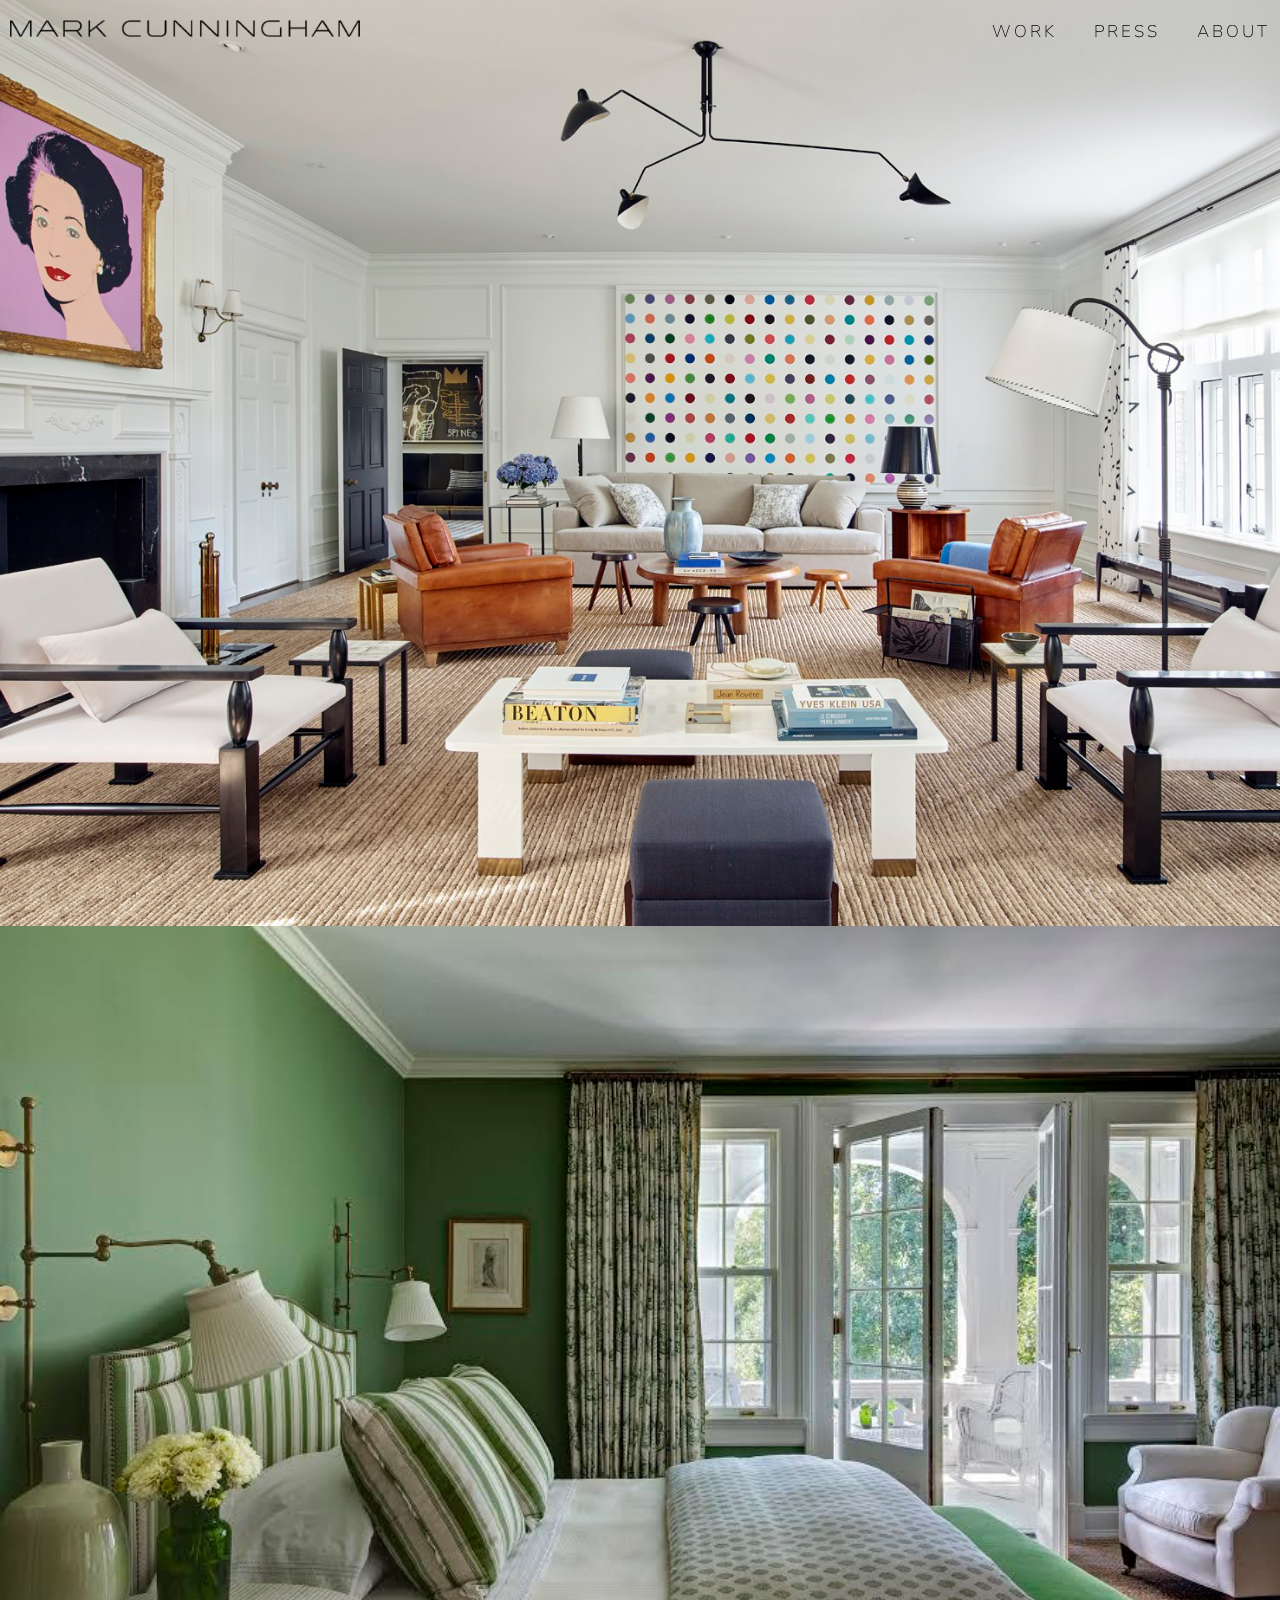
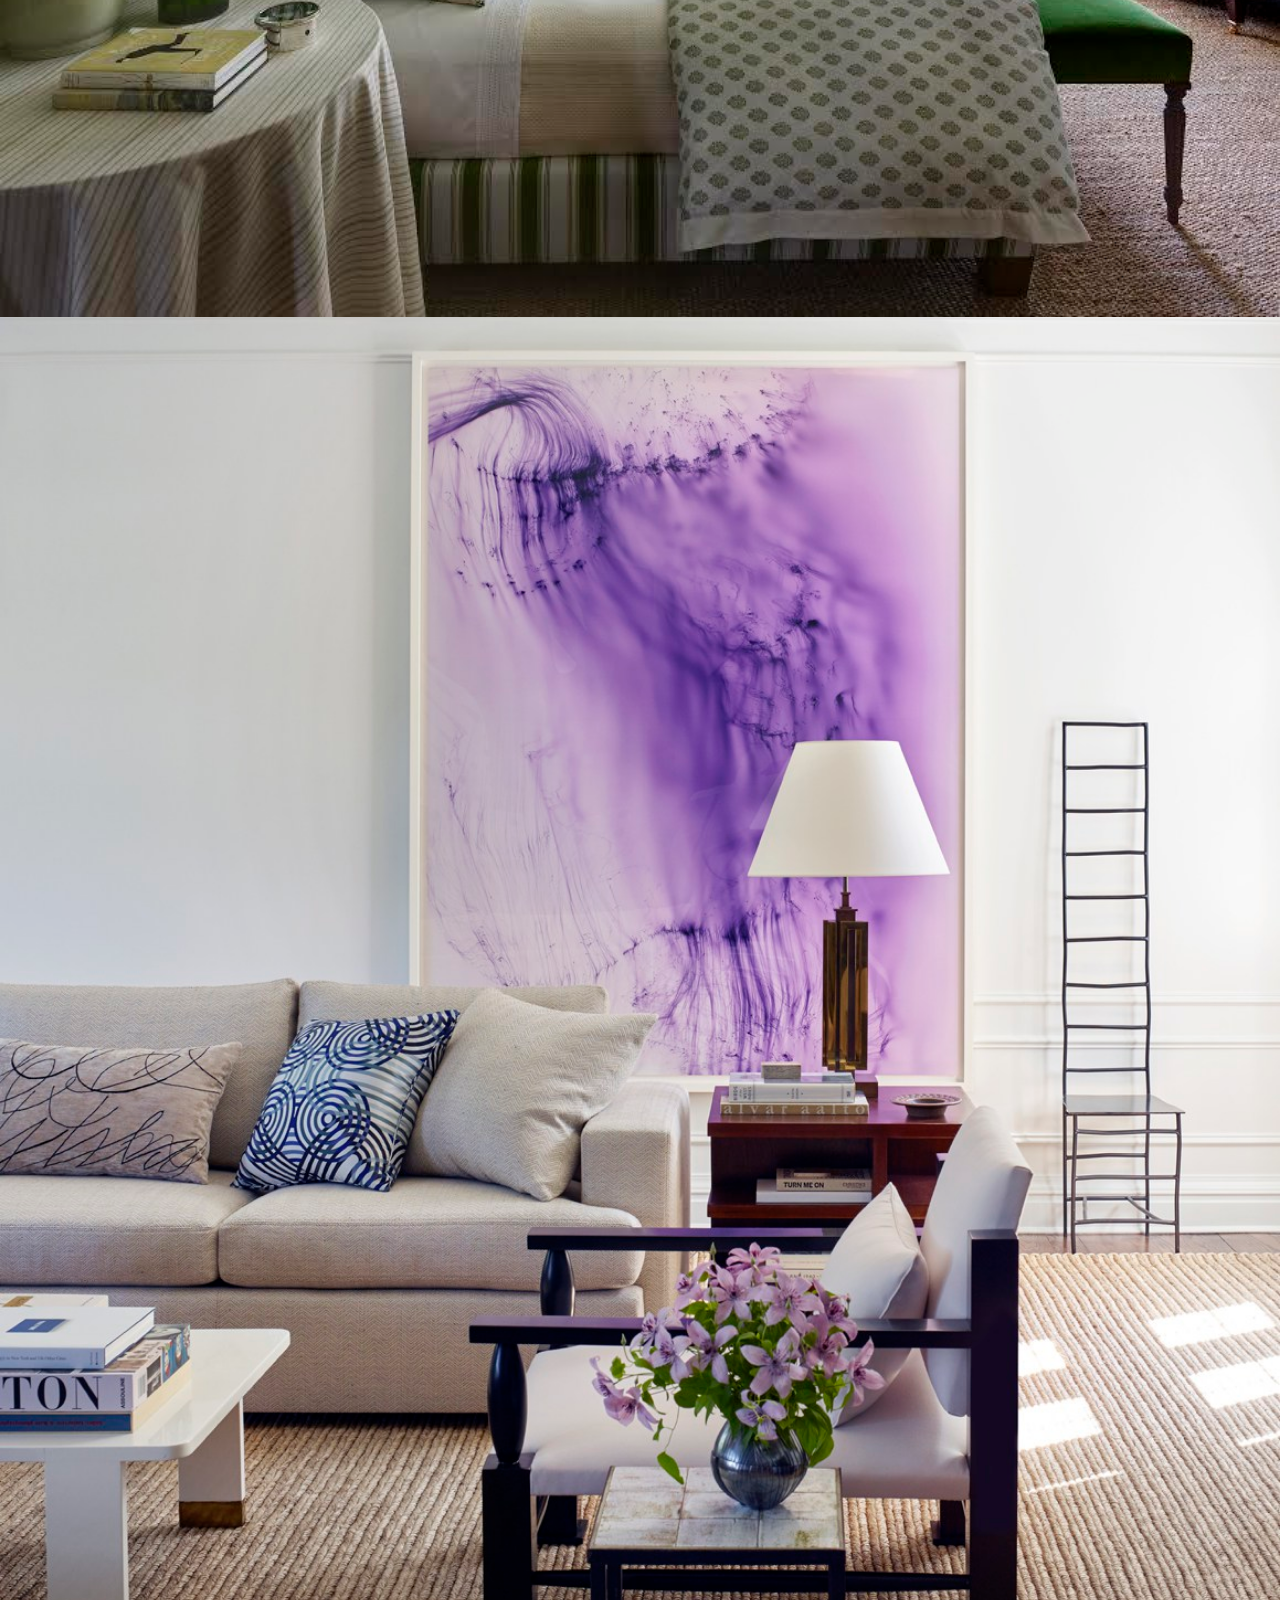
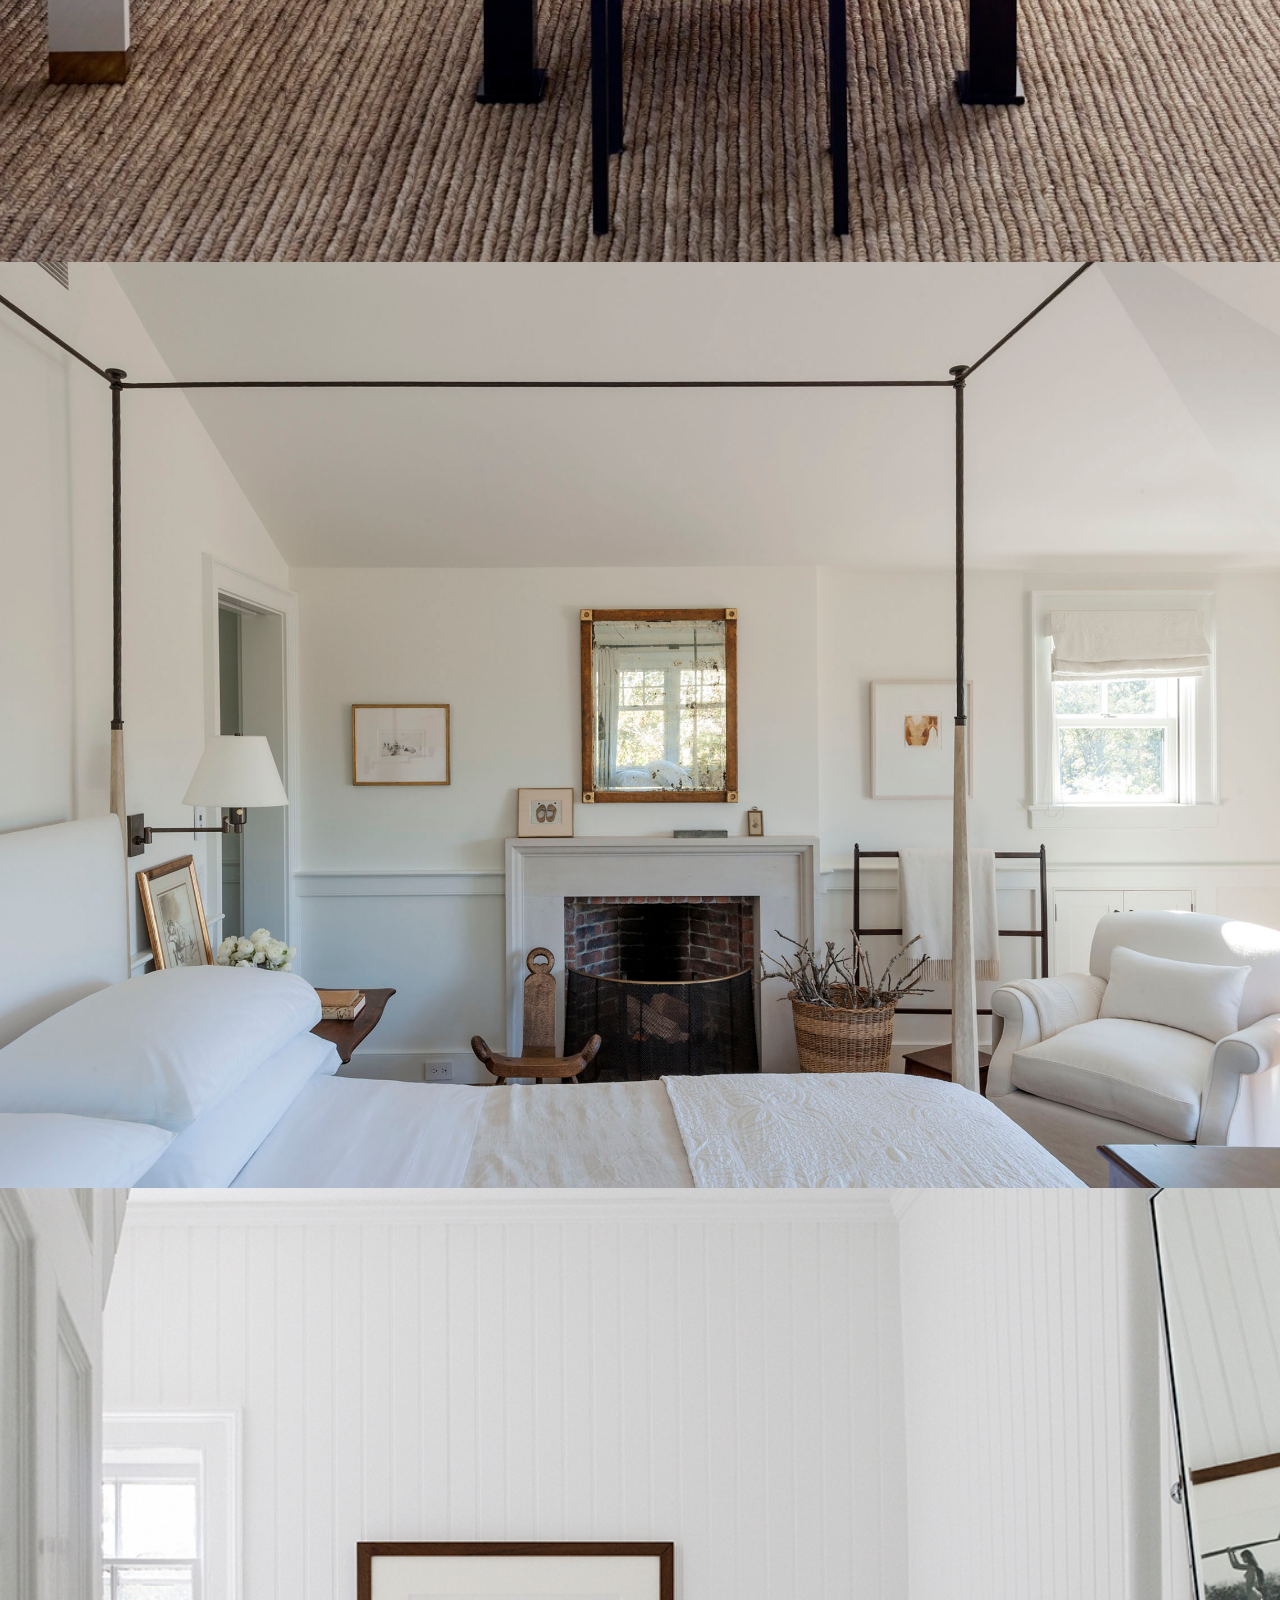
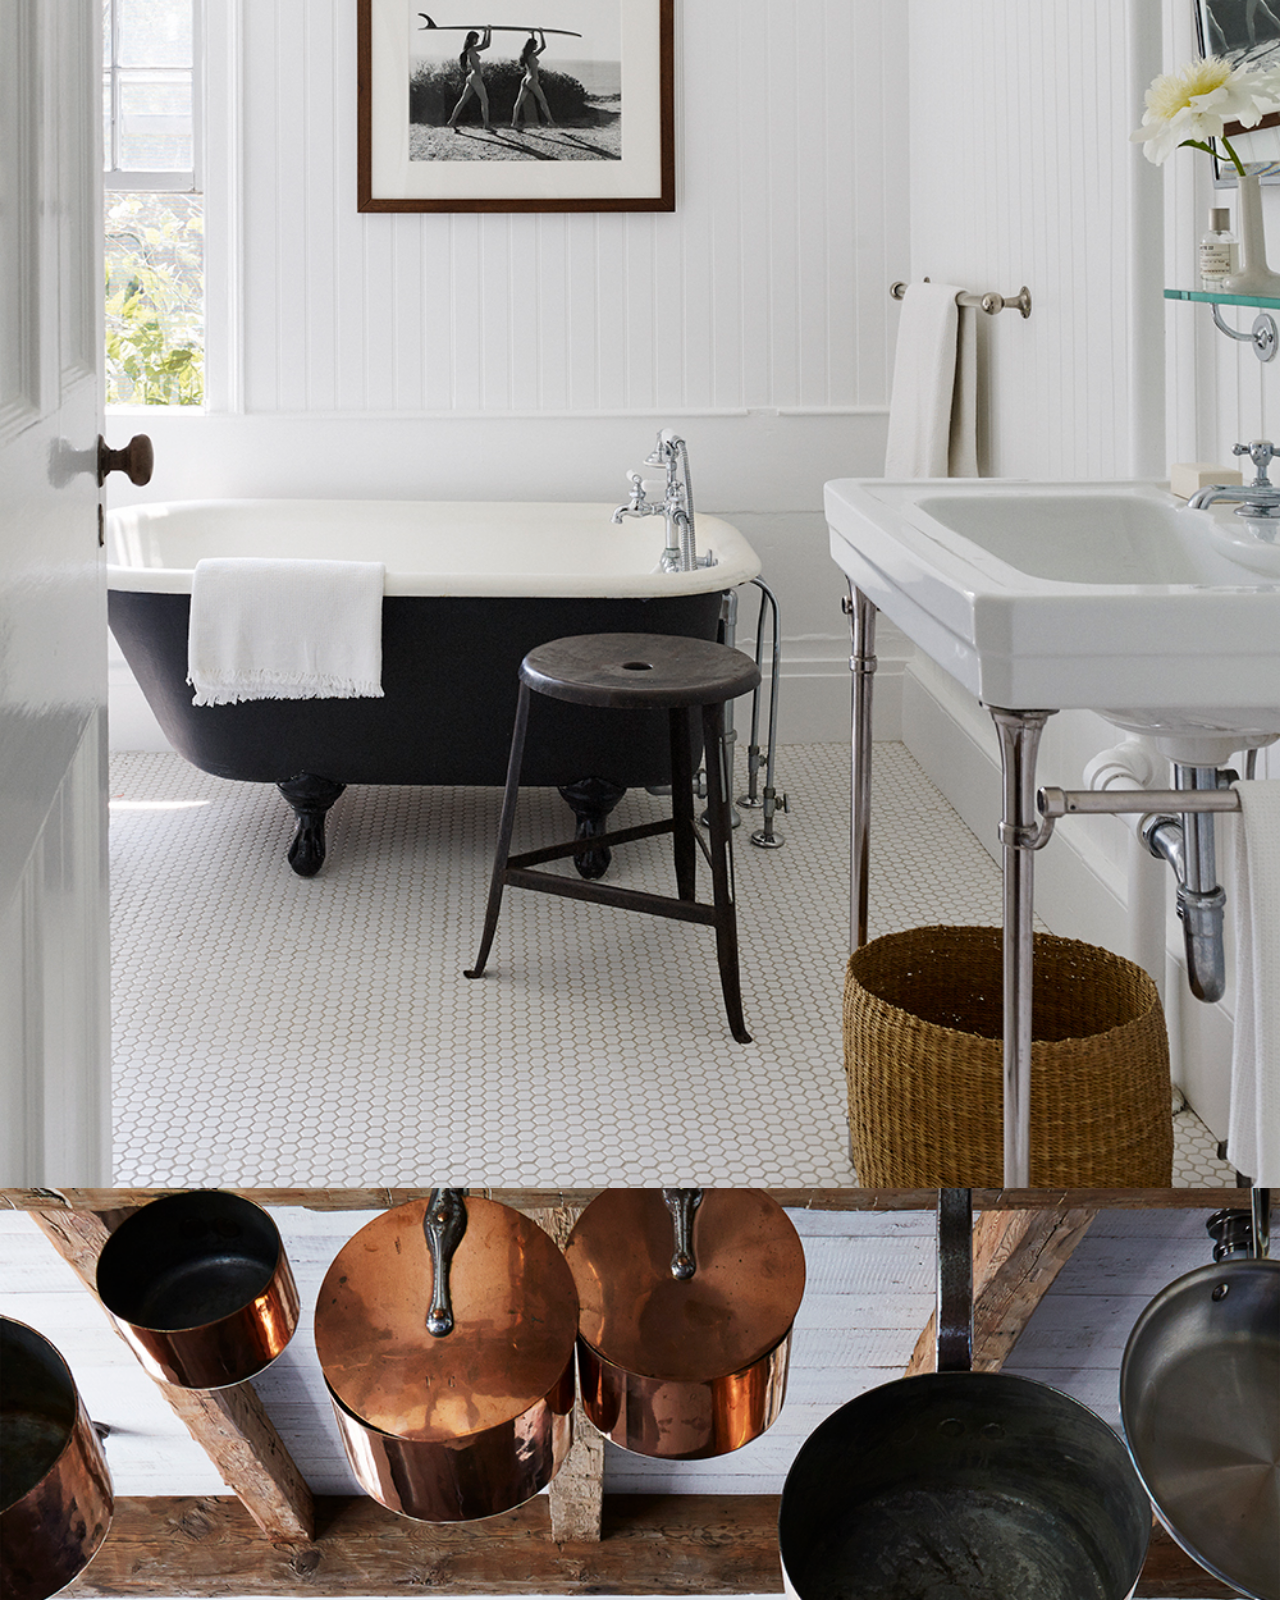
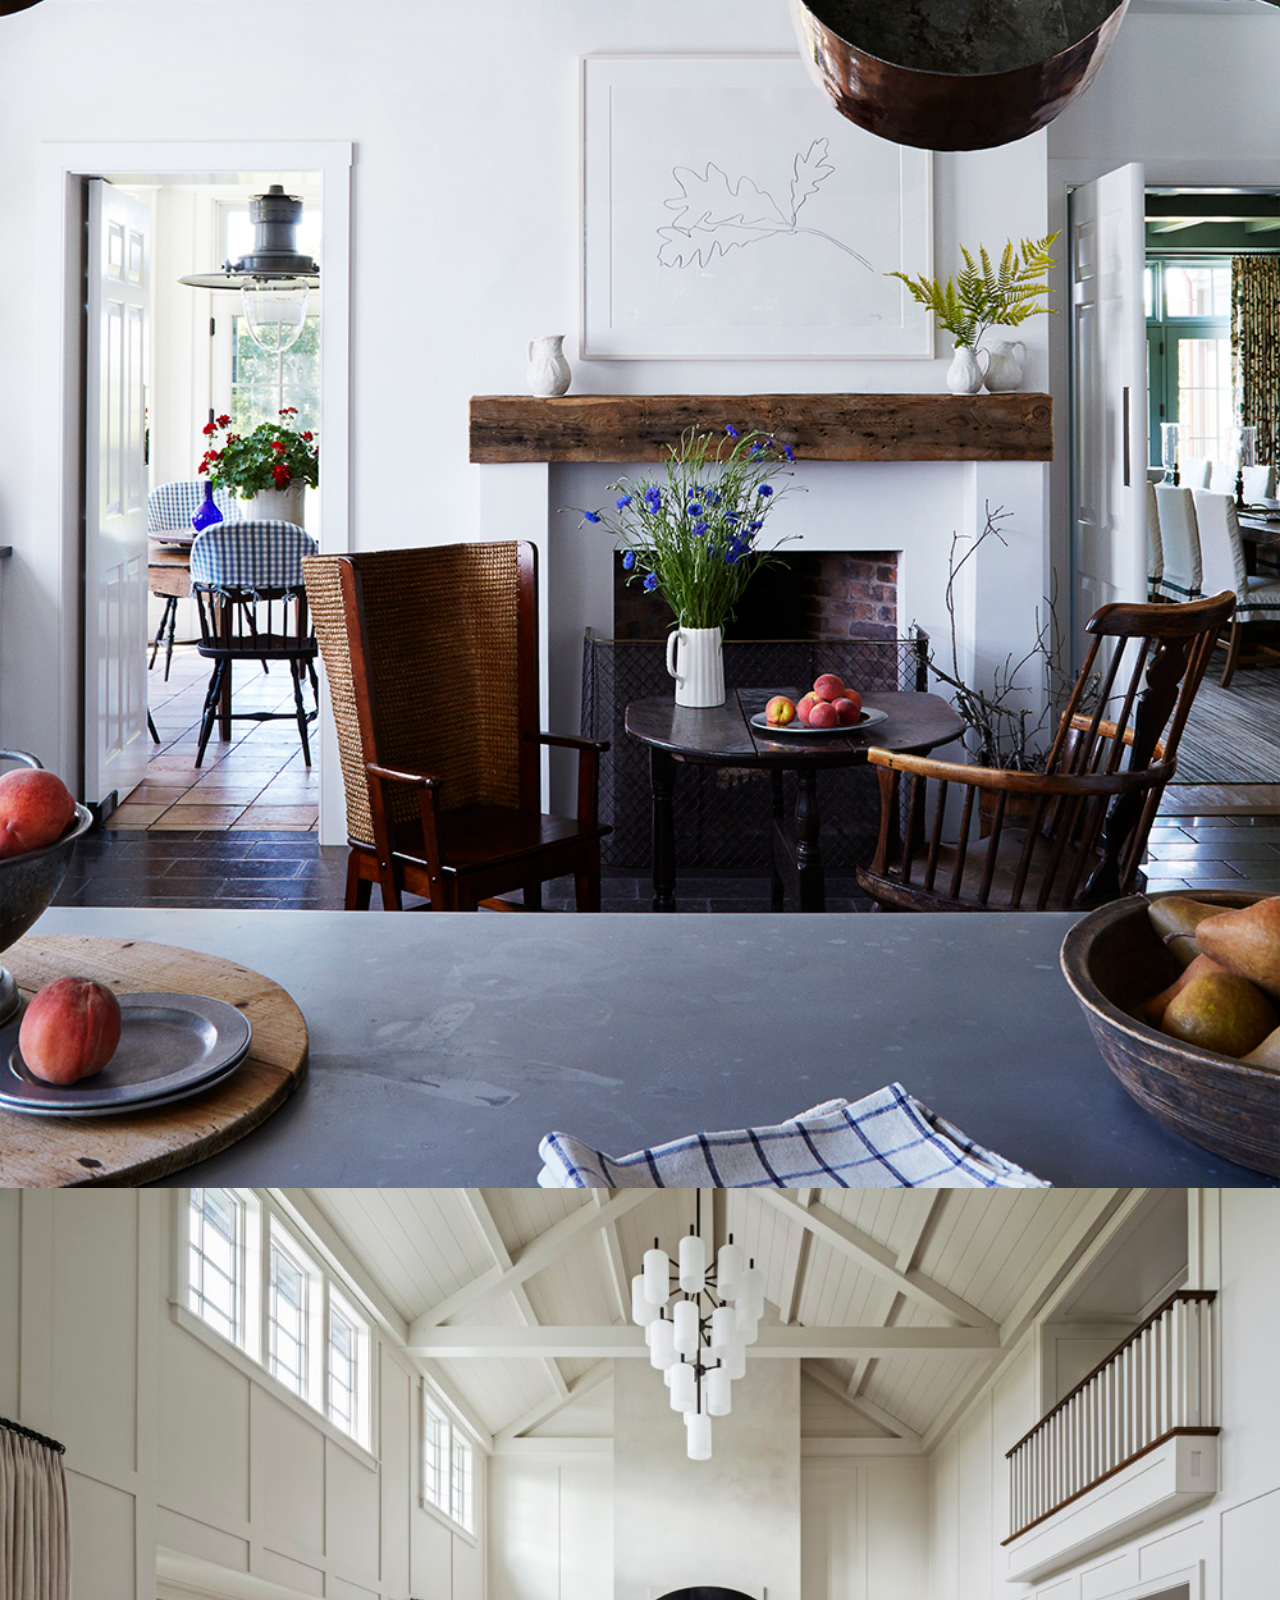
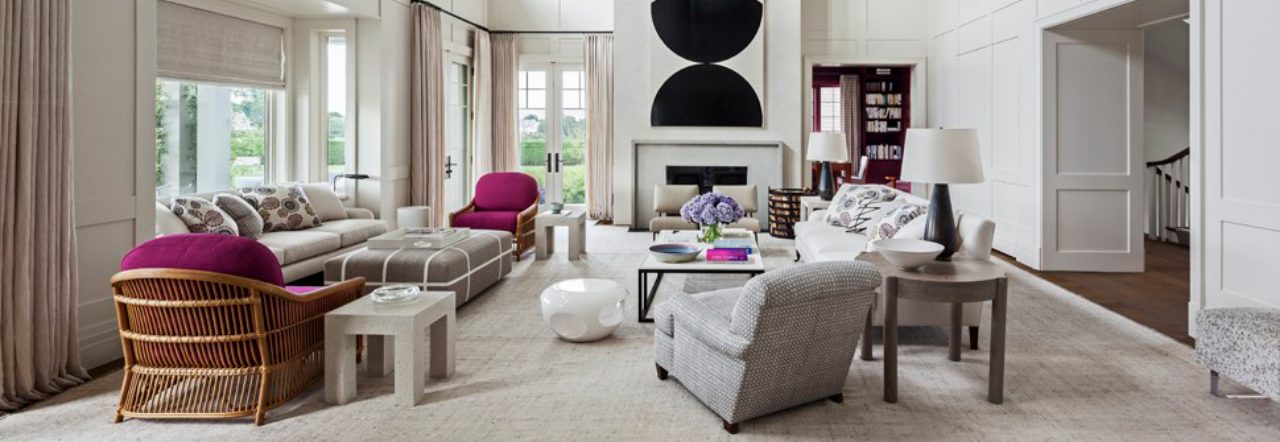
<file: index.html>
<!DOCTYPE HTML>
<html>
<head>
	<meta charset="utf-8">
	<meta name="viewport" content="width=device-width, initial-scale=1">
	<title>Mark Cunningham</title>
	<link rel="stylesheet" type="text/css" href="http://yui.yahooapis.com/3.3.0/build/cssreset/reset-min.css">
	<link rel="stylesheet" type="text/css" href="css/style.css">
	<link href="https://fonts.googleapis.com/css?family=Nunito+Sans:200,300,400|Roboto:300,400" rel="stylesheet">
</head>
<body>

	<div class="header" id='hl-header'>
		<a href="#"><img id='logo' src="img/misc/mark-logo.png"></a>
		<div class="nav">
			<a href="pages/work.html">WORK</a>
			<a href="pages/press.html">PRESS</a>
			<a href="pages/about.html">ABOUT</a>
		<!-- 	<div class='sub-nav' id='hp-sub'>
				<a href="#" class="button mv-button active">martha's vineyard</a>
				<a href="#" class="button gw-button">greenwich, ct</a>
				<a href="#" class="button fif-button">fifth ave, nyc</a>
				<a href="#" class="button nc-button">new canaan, ct</a>
				<a href="#" class="button sag-button ">sagaponack, ny</a>
				<a href="#" class="button li-button">long island, ny</a>
				<a href="#" class="button sr-button">stone ridge, ct</a>
				<a href="#" class="button un-button ">united nations, nyc</a>
				<a href="#" class="button wa-button">washington, ct</a>
				<a href="#" class="button mf-button">marfa, tx</a>
				<a href="#" class="button wv-button">west village, nyc</a>
				<a href="#" class="button sh-button">sag harbor, ny</a>
				<a href="#" class="button mad-button">madison ave, nyc</a>
			</div> -->
		</div>
	</div>

	<div id="nav-icon3" style="position:fixed;">
	  <span></span>
	  <span></span>
	  <span></span>
	  <span></span>
	</div>
	
	<div id="highlight">
		<!-- <a href="#two"><img id="arrow" src='img/misc/arrow-black.png'></img></a> -->
		<img class="item hl-2" src="img/work/gw-living.jpg"></img>
		<img class="item hl-2" src="img/work/nc-green.jpg"></img>
		<img class="item hl-2" src="img/work/gw-purple.jpg"></img>
		<img class="item hl-2" src="img/work/mv10.jpg"></img>
		<img class="item hl-2" src="img/work/sh1.jpg"></img>
		<img class="item hl-2" src="img/work/mv6.jpg"></img>
		<img class="item hl-2" src="img/work/sag1.jpg"></img>
		<!-- <img class="item hl-2" src="img/work/wv1.jpg"></img> -->
		
		
		<!-- <img class="item hl-2" src="img/work/un9.jpg"></img> -->
		<!-- <img class="item hl-2" src="img/work/wa6.jpg"></img> -->
		<!-- <img class="item sag hl-2" data-order='8' src="img/work/sag8.jpg"></img>
		<img class="item gw hl-2" data-order='3' src="img/work/gw-basquiat.jpg"></img>
		<img class="item li hl-2" data-order='8' src="img/work/li8.jpg"></img>
		<img class="item gw hl-2" data-order='2' src="img/work/gw-warhol.jpg"></img>
		<img class="item sag hl-2" data-order='2' src="img/work/sag5.jpg"></img>
		<img class="item mad hl-2" data-order='2' src="img/work/mad-dresser.jpg"></img>
		<img class="item mona hl-2" data-order='2' src="img/work/sag9.jpg"></img>
		<img class="item mona hl-2" data-order='2' src="img/work/sag2-1.jpg"></img>
		<img class="item li hl-2" data-order='2' src="img/work/li3.jpg"></img>
		<img class="item mv hl-2" data-order='2' src="img/work/mv6.jpg"></img>
		<img class="item bank hl-2" data-order='2' src="img/work/bank1.jpg"></img>
		<img class="item mv hl-2" data-order='4' src="img/work/mv16.jpg"></img>
		<img class="item li hl-2" data-order='1' src="img/work/li1.jpg"></img>
		<img class="item bank hl-2" data-order='4' src="img/work/bank5.jpg"></img>
		<img class="item bank hl-2" data-order='4' src="img/work/bank6.jpg"></img>-->

		<!-- placeholder 18r -->

		<!-- <img class="item mad hl-2" data-order='4' src="img/work/mad-chair.jpg"></img>
		<img class="item gw hl-2" data-order='4' src="img/work/gw-white.jpg"></img>
		<img class="item sag hl-2" data-order='4' src="img/work/sag16.jpg"></img>
		<img class="item mv hl-2" data-order='4' src="img/work/mv9.jpg"></img>
		<img class="item li hl-2" data-order='4' src="img/work/li7.jpg"></img>
		<img class="item sr hl-2" data-order='4' src="img/work/sr1.jpg"></img>
		<img class="item un hl-2" data-order='4' src="img/work/un7.jpg"></img>
		<img class="item gw hl-2" data-order='4' src="img/work/gw1.jpg"></img>
		<img class="item un hl-2" data-order='3' src="img/work/un2.jpg"></img>
		<img class="item sag hl-2" data-order='2' src="img/work/sag3.jpg"></img> -->
		
	
		<!-- <img class="item mv hl-2" data-order='1' src="img/work/mv1.png"></img> -->
		
		<!-- end highlights -->

		<div class="clear"></div>		

		<!-- <div id="more-container">
			<a href="pages/work.html" id='view-more'>
				<p>></p>
			</a>
		</div>	 -->
	</div>
	
	<!-- javascript -->
	
	<!-- jQuery -->
	<script type="text/javascript" src='js/jquery-3.1.1.js'></script>
	<!-- jquery ui -->
	<script   type='text/javascript' src="js/jquery-ui.min.js"></script>
	<!-- scrollTo -->
	<script type='text/javascript' src='js/jquery.scrollTo.js'></script>
	<!-- Load LocalScroll -->
	<script type='text/javascript' src='js/jquery.localScroll.min.js'></script> 
	<!-- rotate -->
	<script type="text/javascript" src='js/jQueryRotate.js'></script>
	<!-- waypoints -->
	<script type='text/javascript' src='js/jquery.waypoints.js'></script>
	<!-- isotope -->
	<script type="text/javascript" src='js/isotope.pkgd.js'></script>	
	<!-- lazy load -->
	<script type="text/javascript" src='js/jquery.lazyload.js'></script>	
	<!-- image load -->
	<script type="text/javascript" src='js/imagesloaded.pkgd.min.js'></script>
	<!-- js -->
	<script type="text/javascript" src='js/js.js'></script>
</body>
</html>
</file>
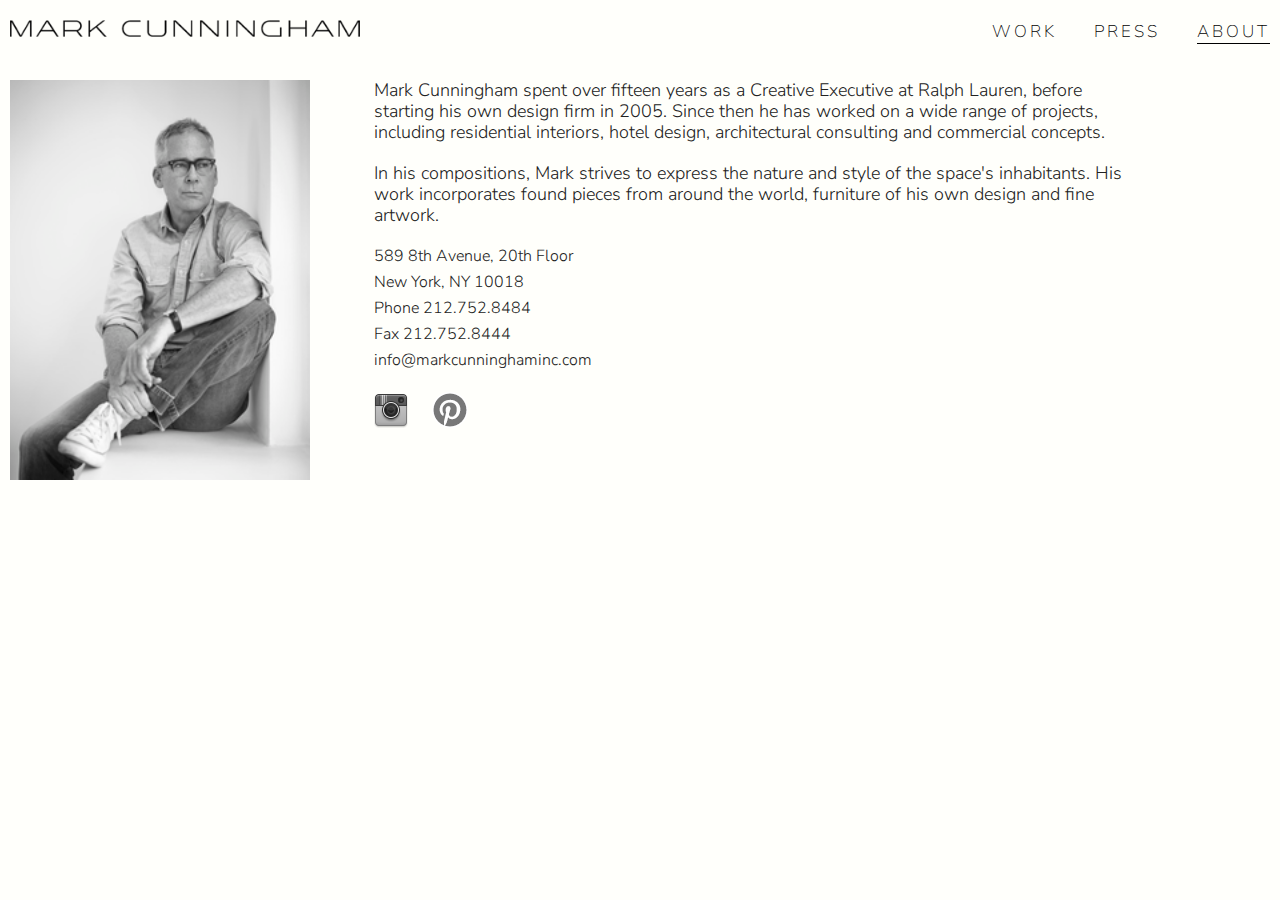
<file: pages/about.html>
<!DOCTYPE HTML>
<html>
<head>
	<meta charset="utf-8">
	<meta name="viewport" content="width=device-width, initial-scale=1">
	<title>About</title>
	<link rel="stylesheet" type="text/css" href="http://yui.yahooapis.com/3.3.0/build/cssreset/reset-min.css">
	<link rel="stylesheet" type="text/css" href="../css/style.css">
	<link href="https://fonts.googleapis.com/css?family=Nunito+Sans:200,300,400|Roboto:300,400" rel="stylesheet">
</head>
<body>
	<div class="nav">
		<a href="work.html" id='project-link1'>WORK</a>
		<a href="press.html">PRESS</a>
		<a href="#" class='active'>ABOUT</a>
		<div class='sub-nav' id='hp-sub'>
			<a href="#content" class="button mv-button active">martha's vineyard</a>
			<a href="#content" class="button gw-button">greenwich, ct</a>
			<a href="#content" class="button fif-button">fifth ave, nyc</a>
			<a href="#content" class="button nc-button">new canaan, ct</a>
			<a href="#content" class="button sag-button ">sagaponack, ny</a>
			<a href="#content" class="button li-button">long island, ny</a>
			<a href="#content" class="button sr-button">stone ridge, ct</a>
			<a href="#content" class="button un-button ">united nations, nyc</a>
			<a href="#content" class="button wa-button">washington, ct</a>
			<a href="#content" class="button mf-button">marfa, tx</a>
			<a href="#content" class="button wv-button">west village, nyc</a>
			<a href="#content" class="button sh-button">sag harbor, ny</a>
			<a href="#content" class="button mad-button">madison ave, nyc</a>
		</div>
	</div>

	<a href="../index.html"><img id='logo' src="../img/misc/mark-logo.png"></a>
	<div id="header"></div>

	<div id="nav-icon3">
	  <span></span>
	  <span></span>
	  <span></span>
	  <span></span>
	</div>
	
	<div id="about-content">
		<img id="headshot" src="../img/misc/mark.png"></img>
		<div id="bio">
			<p>Mark Cunningham spent over fifteen years as a Creative Executive at Ralph Lauren, before starting his own design firm in 2005.  Since then he has worked on a wide range of projects, including residential interiors, hotel design, architectural consulting and commercial concepts.</p> 

			<p>In his compositions, Mark strives to express the nature and style of the space's inhabitants. His work incorporates found pieces from around the world, furniture of his own design and fine artwork.</p> 

			<div id="address">
				<p>589 8th Avenue, 20th Floor</p>
				<p>New York, NY 10018</p>
				<p>Phone 212.752.8484</p>
				<p>Fax 212.752.8444</p>
				<p>info@markcunninghaminc.com</p>
			</div>
			<a href="#"><img src="../img/misc/insta.png"></a>
			<a href="#"><img src="../img/misc/pin.png">	</a>
		</div>
	</div>
	
	<!-- javascript -->
	<script type="text/javascript" src='../js/jquery-3.1.1.js'></script>
	<!-- jquery ui -->
	<script   type='text/javascript' src="../js/jquery-ui.min.js"></script>
	<!-- scrollTo -->
	<script type='text/javascript' src='../js/jquery.scrollTo.js'></script>
	<!-- Load LocalScroll -->
	<script type='text/javascript' src='../js/jquery.localScroll.min.js'></script> 
	<!-- rotate -->
	<script type="text/javascript" src='../js/jQueryRotate.js'></script>
	<!-- waypoints -->
	<script type='text/javascript' src='../js/jquery.waypoints.js'></script>
	<!-- isotope -->
	<script type="text/javascript" src='../js/isotope.pkgd.js'></script>
	<!-- image load -->
	<script type="text/javascript" src='../js/imagesloaded.pkgd.min.js'></script>
	<!-- lazy load -->
	<script type="text/javascript" src='../js/jquery.lazyload.js'></script>	
	<!-- lightbox -->
	<script type="text/javascript" src="../js/lightbox.js"></script>
	<!-- js -->
	<script type="text/javascript" src='../js/js.js'></script>
</body>
</html>
</file>
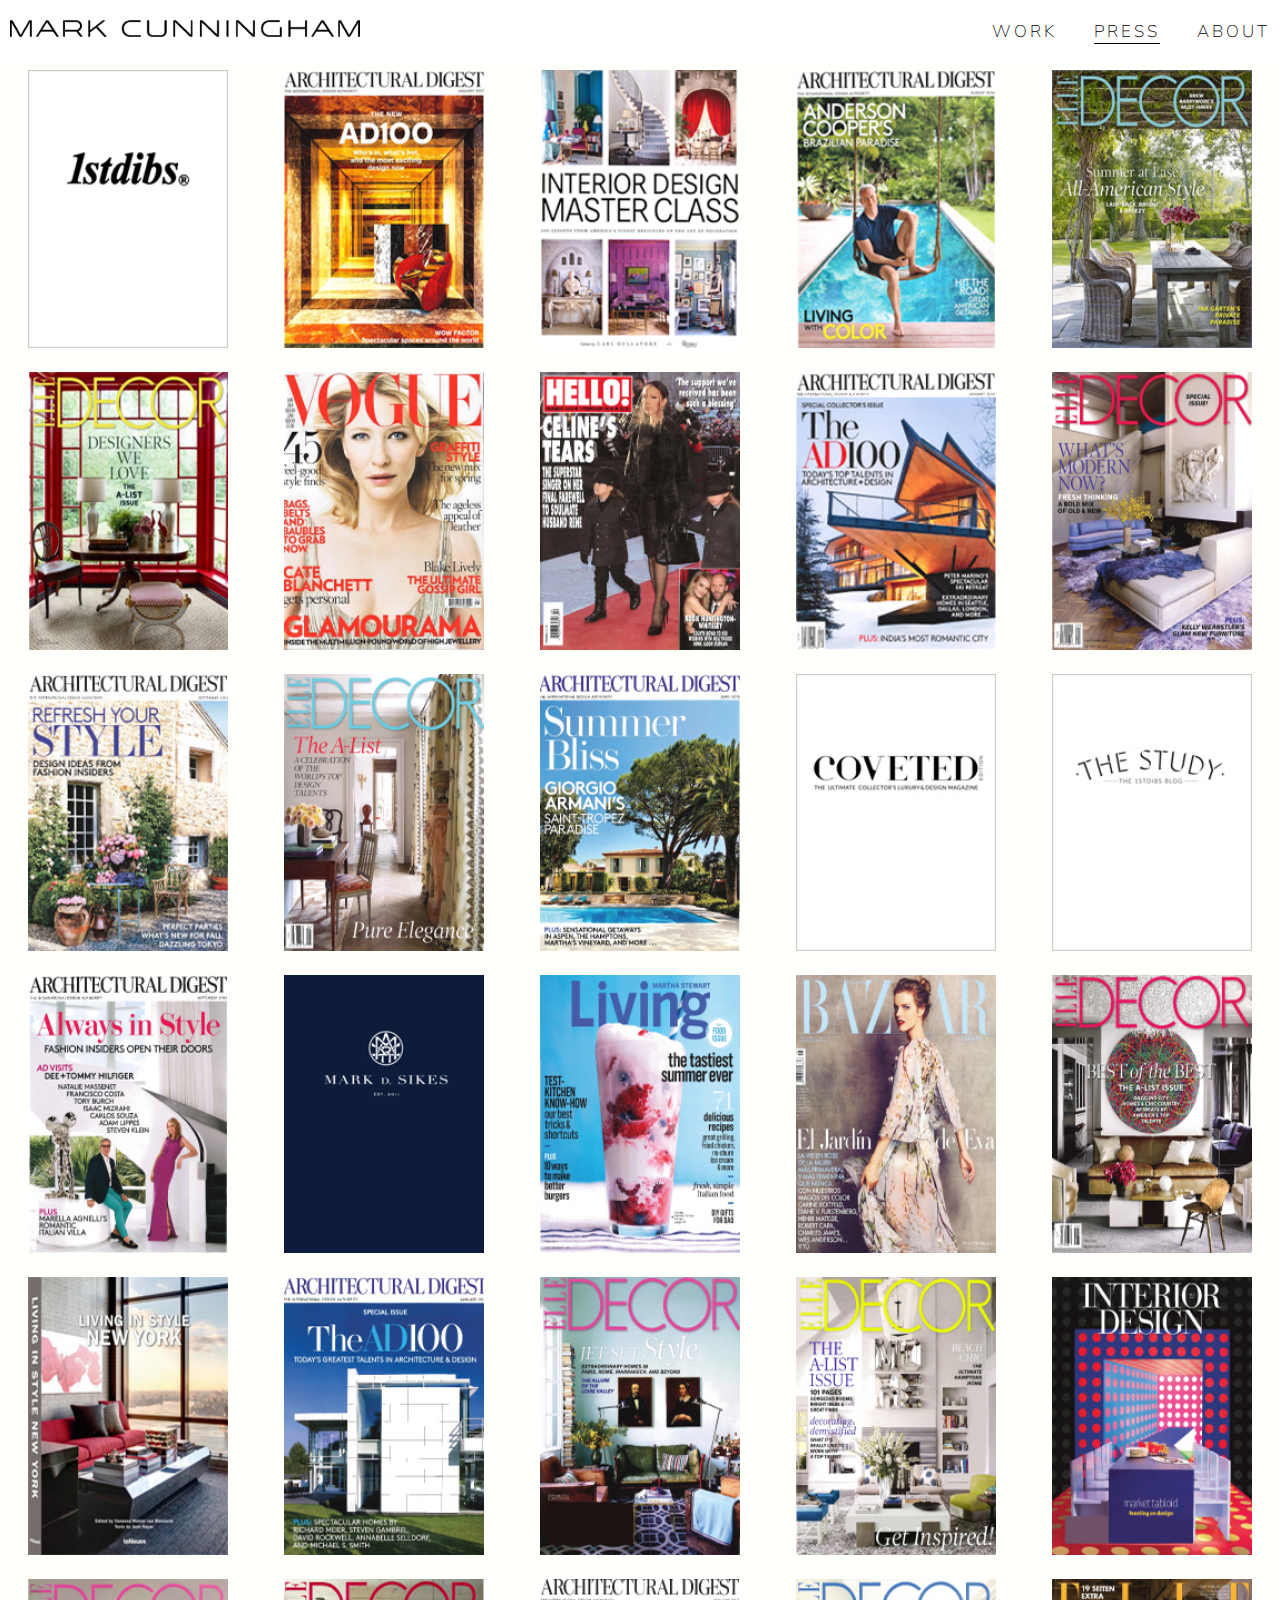
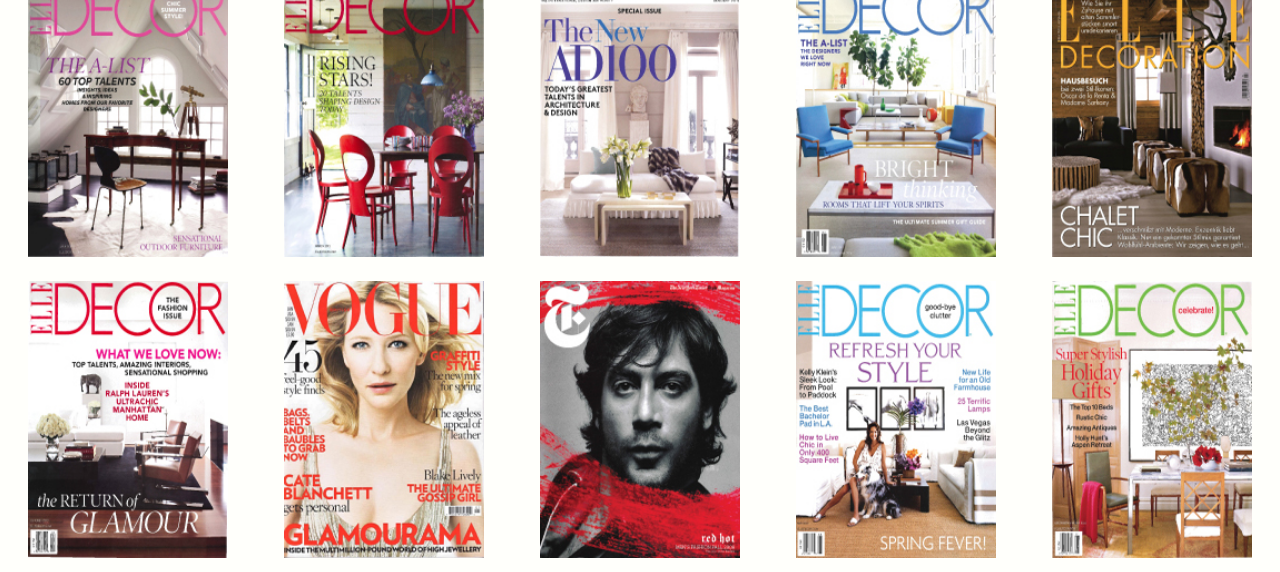
<file: pages/press.html>
<!DOCTYPE HTML>
<html>
<head>
	<meta charset="utf-8">
	<meta name="viewport" content="width=device-width, initial-scale=1">
	<title>Press</title>
	<link rel="stylesheet" type="text/css" href="http://yui.yahooapis.com/3.3.0/build/cssreset/reset-min.css">
	<link rel="stylesheet" type="text/css" href="../css/style.css">
	<link href="https://fonts.googleapis.com/css?family=Nunito+Sans:200,300,400|Roboto:300,400" rel="stylesheet">
	<link href="../css/lightbox.css" rel="stylesheet">
</head>
<body>
	<div class="header">
		<a href="../index.html"><img id='logo' src="../img/misc/mark-logo.png"></a>
		<div class="nav">
			<a href="work.html" >WORK</a>
			<a href="#" class='active'>PRESS</a>
			<a href="about.html">ABOUT</a>
			<div class='sub-nav' id='hp-sub'>
				<a href="#content" class="button mv-button active">martha's vineyard</a>
				<a href="#content" class="button gw-button">greenwich, ct</a>
				<a href="#content" class="button fif-button">fifth ave, nyc</a>
				<a href="#content" class="button nc-button">new canaan, ct</a>
				<a href="#content" class="button sag-button ">sagaponack, ny</a>
				<a href="#content" class="button li-button">long island, ny</a>
				<a href="#content" class="button sr-button">stone ridge, ct</a>
				<a href="#content" class="button un-button ">united nations, nyc</a>
				<a href="#content" class="button wa-button">washington, ct</a>
				<a href="#content" class="button mf-button">marfa, tx</a>
				<a href="#content" class="button wv-button">west village, nyc</a>
				<a href="#content" class="button sh-button">sag harbor, ny</a>
				<a href="#content" class="button mad-button">madison ave, nyc</a>
			</div>
		</div>
	</div>

	<a href="../index.html"><img id='logo' src="../img/misc/mark-logo.png"></a>
	<div id="header"></div>

	<div id="nav-icon3">
	  <span></span>
	  <span></span>
	  <span></span>
	  <span></span>
	</div>
	
	<div id="press-content">
		<a href="https://www.1stdibs.com/introspective-magazine/mark-cunningham/" target="#"><img class="press" src="../img/press/dibs.jpg"></img></a>
		<a href="../press-links/2017-01-01-ARCHITECTURAL-DIGEST.pdf" target="#"><img class="press" src="../img/press/ad2017.jpg"></img></a>
		<a href="https://www.amazon.com/Interior-Design-Master-Class-Decoration/dp/0847848906" target="#"><img class="press" src="../img/press/id_10.16.jpg"></img></a>
		<a href="../press-links/28-08-16-ARCH.pdf" ><img class="press" src="../img/press/cooper.jpg"></img></a>

		<a href="../press-links/27-08-16-ELLE_DECOR_.pdf" target="#"><img class="press" src="../img/press/dec8.16.jpg"></img></a>
		<a href="../press-links/2016-06-01_Elle-Decor.pdf" target="#"><img class="press" src="../img/press/dec6.16.jpg"></img>	</a>
		<a href="../press-links/2016-02-01_Vogue.pdf" target="#"><img class="press" src="../img/press/vogue.jpg"></img></a>
		<a href="../press-links/2016-02-01_Hello-No1415.pdf" target="#"><img class="press" src="../img/press/hello2.16.jpg"></img></a>
		<a href="../press-links/2016-01-01-Ach-Dig.pdf" target="#"><img class="press" src="../img/press/ad3.16.jpg"></img>	</a>
		<a href="../press-links/2015-09-01-Elle-Decor.pdf" target="#"><img class="press" src="../img/press/dec9.15.jpg"></img></a>
		<a href="../press-links/2015-09-01-Architectural-Digest.pdf" target="#"><img class="press" src="../img/press/ad9.15.jpg"></img></a>
		<a href="../press-links/2015-06-01_Elle-Decor.pdf" target="#"><img class="press" src="../img/press/dec6.15.jpg"></img></a>
		<a href="../press-links/2015-06-01-ArchitecturalDigest.pdf" target="#"><img class="press" src="../img/press/ad6.15.jpg"></img></a>
		<a href="http://covetedition.com/inspirations/interior-inspirations-of-the-day-anouska-hempel-and-mark-cunningham/" target="#"><img class="press" src="../img/press/cov4.15.jpg"></img></a>
		<a href="https://www.1stdibs.com/blogs/the-study/shopping-with-mark-cunningham/" target="#"><img class="press" src="../img/press/dibs10.14.jpg"></img></a>
		<a href="../press-links/2014-09-01-Arch.-Dig-1.pdf" target="#"><img class="press" src="../img/press/ad9.14.jpg"></img></a>
		<a href="http://markdsikes.com/2014/08/06/mark-cunningham-continued/" target="#"><img class="press" src="../img/press/sikes8.14.jpg"></img></a>
		<a href="../press-links/2014-06-01_Martha-Stewart-Living-No-245.pdf" target="#"><img class="press" src="../img/press/ms6.14.jpg"></img></a>
		<a href="../press-links/2014-03-01-Harpers-Bazaar-no45.pdf" target="#"><img class="press" src="../img/press/baz3.14.jpg"></img></a>
		<a href="../press-links/2014-06-01_Elle-Decor.pdf" target="#"><img class="press" src="../img/press/dec6.14.jpg"></img></a>
		<a href="https://www.amazon.com/Living-Style-York-Vanessa-Bismarck/dp/3832798048" target="#"><img class="press" src="../img/press/lis4.14.jpg"></img></a>
		<a href="../press-links/2014-01-01_Arch.Digest.pdf" target="#"><img class="press" src="../img/press/ad1.14.jpg"></img></a>
		<a href="../press-links/2013-09-01_Elle-Decor.pdf" target="#"><img class="press" src="../img/press/dec9.13.jpg"></img></a>
		<a href="../press-links/2013-06-01_Elle-Decor.pdf" target="#"><img class="press" src="../img/press/dec6.13.jpg"></img></a>
		<a href="../press-links/2012-05-01-interior-Design.pdf" target="#"><img class="press" src="../img/press/id5.12.jpg"></img></a>
		<a href="../press-links/2012-06-01_Elle-Decor.pdf" target="#"><img class="press" src="../img/press/dec6.12.jpg"></img></a>
		<a href="../press-links/2012-03-01_Elle-Decor.pdf" target="#"><img class="press" src="../img/press/dec3.12.jpg"></img></a>
		<a href="../press-links/2012-01-01_Arch.Digest.pdf" target="#"><img class="press" src="../img/press/ad1.12.jpg"></img></a>
		<a href="../press-links/2011-06-01_Elle-Decor.pdf" target="#"><img class="press" src="../img/press/dec6.11.jpg"></img></a>
		<a href="../press-links/2011-02-01-Elle-Decor.pdf" target="#"><img class="press" src="../img/press/dec2.11.jpg"></img></a>
		<a href="../press-links/2010-10-01-Elle-Decor.pdf" target="#"><img class="press" src="../img/press/dec10.10.jpg"></img></a>
		<a href="../press-links/2009-01-01_British-Vogue.pdf" target="#"><img class="press" src="../img/press/vogue1.09.jpg"></img></a>
		<a href="../press-links/2008-09-01-The-New-York-Times-Style-Magazine.pdf" target="#"><img class="press" src="../img/press/nyt9.08.jpg"></img></a>
		<a href="../press-links/2007-05-01_Elle-Decor.pdf" target="#"><img class="press" src="../img/press/dec5.07.jpg"></img></a>
		<a href="../press-links/2004-12-01_Elle-Decor.pdf" target="#"><img class="press" src="../img/press/dec12.04.jpg"></img></a>
	</div>
	
	<!-- javascript -->
	<script type="text/javascript" src='../js/jquery-3.1.1.js'></script>
	<!-- jquery ui -->
	<script   type='text/javascript' src="../js/jquery-ui.min.js"></script>
	<!-- scrollTo -->
	<script type='text/javascript' src='../js/jquery.scrollTo.js'></script>
	<!-- Load LocalScroll -->
	<script type='text/javascript' src='../js/jquery.localScroll.min.js'></script> 
	<!-- rotate -->
	<script type="text/javascript" src='../js/jQueryRotate.js'></script>
	<!-- waypoints -->
	<script type='text/javascript' src='../js/jquery.waypoints.js'></script>
	<!-- isotope -->
	<script type="text/javascript" src='../js/isotope.pkgd.js'></script>
	<!-- image load -->
	<script type="text/javascript" src='../js/imagesloaded.pkgd.min.js'></script>
	<!-- lazy load -->
	<script type="text/javascript" src='../js/jquery.lazyload.js'></script>	
	<!-- lightbox -->
	<script type="text/javascript" src="../js/lightbox.js"></script>
	<!-- js -->
	<script type="text/javascript" src='../js/js.js'></script>
</body>
</html>
</file>
<file: css/style.css>
/*MOBILE*/

body {
	-ms-overflow-style: none;  // IE 10+
	overflow: -moz-scrollbars-none;  // Firefox
}

body::-webkit-scrollbar { 
    display: none;  // Safari and Chrome
}

.grid-sizer { 
	margin-top: 60px;
}

.clear {
	clear: both;
}

.header {
	background-color: white;
	height: 40px;
	left: 0;
	position: relative;
	top: 0;
	width: 100%;
}

#hl-header {
	position: fixed;
	background-color: transparent;
	z-index: 1;
}

#nav-icon3:hover {
	cursor: pointer;;
}

.nav {
	width: 100%;
	height: 100%;
	position: fixed;
	top: 0;
	left: 0;
	background-color: white;
	z-index: 2;
	display: none;
	margin: 0;
	font-family: 'Nunito Sans', sans-serif;
	font-size: 17px;
	font-weight: 100;
	letter-spacing: 3px;
	overflow: hidden;
}

#logo {
	z-index: 3;
	position: absolute;
	top: 20px;
	left: 10px;
	display: block;
	width: 250px;

/*	top: 18px;
	width: 320px;
	height: 20px;*/
}

.fixed {
	position: fixed;
}

.nav a:first-child {
	margin-top: 70px;
	margin-left: 10px;
}

.nav a {
	margin: 10px 30px 20px 0;
	display: inline-block;
	text-decoration: none;
	color: black;
}

#desk-work-link {
	display: none;
}

#mob-work-link {
	display: inline-block;
}

.sub-nav {
	display: none;
	clear: left;
	font-weight: 100;
	position: absolute;
	height: 300px;
	width: 200px;
	z-index: 2;
	top: 120px;
	left: 10px
}

.sub-nav a{
	font-family: 'Nunito Sans', sans-serif;
	font-weight: 100;
	font-size: 16px;
	color: black;
	letter-spacing: 1.5px;
	display: block;
	margin: 0 0 20px 0;
}

.sub-nav a:first-child {
	margin: 0 0 20px 0;
}

#hp-sub {
	display: none;
}

/*nav icon*/

#nav-icon3 {
	position: absolute;
	top: 17px;
	right: 20px;
	z-index: 2;
	width: 20px;
	height: 45px;
	-webkit-transform: rotate(0deg);
	-moz-transform: rotate(0deg);
	-o-transform: rotate(0deg);
	transform: rotate(0deg);
	-webkit-transition: .5s ease-in-out;
	-moz-transition: .5s ease-in-out;
	-o-transition: .5s ease-in-out;
	transition: .5s ease-in-out;
	cursor: pointer;
}

#nav-icon3 span {
	display: block;
	position: absolute;
	height: 2px;
	width: 100%;
	background: #000;
	border-radius: 1px;
	opacity: 1;
	left: 0;
	-webkit-transform: rotate(0deg);
	-moz-transform: rotate(0deg);
	-o-transform: rotate(0deg);
	transform: rotate(0deg);
	-webkit-transition: .25s ease-in-out;
	-moz-transition: .25s ease-in-out;
	-o-transition: .25s ease-in-out;
	transition: .25s ease-in-out;
}

#nav-icon3 span:nth-child(1) {
	top: 0px;
}

#nav-icon3 span:nth-child(2),#nav-icon3 span:nth-child(3) {
	top: 8px;
}

#nav-icon3 span:nth-child(4) {
	top: 16px;
}

#nav-icon3.open span:nth-child(1) {
	top: 18px;
	width: 0%;
	left: 50%;
}

#nav-icon3.open span:nth-child(2) {
  -webkit-transform: rotate(45deg);
  -moz-transform: rotate(45deg);
  -o-transform: rotate(45deg);
  transform: rotate(45deg);
}

#nav-icon3.open span:nth-child(3) {
  -webkit-transform: rotate(-45deg);
  -moz-transform: rotate(-45deg);
  -o-transform: rotate(-45deg);
  transform: rotate(-45deg);
}

#nav-icon3.open span:nth-child(4) {
  top: 18px;
  width: 0%;
  left: 50%;
}

#content {
	/*display: flex;*/
	flex-direction: column;
	align-items: center;
	margin: 0;
	position: relative;
	width: 100%;
	/*top: 55px;
	left: 5%;*/
	-ms-overflow-style: none;  // IE 10+
	overflow: -moz-scrollbars-none;  // Firefox
	box-sizing: border-box;
	height: auto;
}

content::-webkit-scrollbar { 
    display: none;  // Safari and Chrome
}

#highlight {
	display: flex;
	flex-direction: column;
	align-items: center;
	margin: 0;
	position: absolute;
	width: 100%;
	/*top: 55px;
	left: 5%;*/
}

/*.item {
	margin: 0 0 15px 0;
}*/

#arrow {
	display: none;
}

.col-1 {
	width: 100%;
	height: auto;
	padding: 10px;
	box-sizing: border-box;
	display: inline-block;
}

.col-2 {
	width: 100%;
	height: auto;
	padding: 10px;
	box-sizing: border-box;
	display: inline-block;
}

.col-3 {
	box-sizing: border-box;
	display: inline-block;
	height: auto;
	padding: 10px;
	width: 100%;
	float: left;
}

.col-4 {
	box-sizing: border-box;
	display: inline-block;
	height: auto;
	padding: 10px;
	width: 100%;
	float: left;
}

.hl-1 {
	box-sizing: border-box;
	display: inline-block;
	height: auto;
	padding: 00px;
	width: 100%;
	float: none;
}

.hl-2 {
	box-sizing: border-box;
	display: inline-block;
	height: auto;
	padding: 0px;
	width: 100%;
	float: none;
}


#more-container {
	width: 100vw;
	height: 100vh;
	display: flex;
	position: relative;
}

#view-more {
	display: block;
	height: 60px;
	width: 60px;
	text-align: center;
	border: 3px solid #000;
	margin: 0 auto; 
	border-radius: 5px;
	text-decoration: none;
	color: black;
	position: relative;
	top: 46%;
	box-shadow: 10px 10px 1px #111;
	color: black;
}

/*#view-more:hover {
	box-shadow: 10px 10px black;
}*/

/*#view-more:hover p{
	color: white;
}*/

#view-more:active {
	transform: translate(4px);
	box-shadow:  6px 6px 1px #111;
}

#view-more:visited {
	color: black;
}

#view-more p{
	margin-top: 21px;
	font-family: 'Nunito Sans', sans-serif;
	font-weight: 800;
	letter-spacing: 1.5px;
}



/**********press mobile********/


#press-content {
	display: flex;
	width: 100%;
	flex-wrap: wrap;
	justify-content: space-around;
	margin: 0;
}

.press {
	width: 160px;
	margin: 10px;
	flex: 1 1 auto;
}

#press-logo {
	z-index: 2;
	position: fixed;
	top: 20px;
	left: 5%;
	display: block;
	width: 250px;
	height: 17px;
}

/*about page*/

#about-content{
	margin-top: 55px;
	margin-left: 10px;
	width: 100%;
	margin-right: 10px; 
}

#headshot {
	width: 350px;
}

#bio {
	width: 90%;
	margin-top: 20px;
	line-height: 20px;
}

#bio p {
	margin-bottom: 20px;
	font-family: 'Nunito Sans', sans-serif;
	font-weight: 300;
	font-size: 18px;
	color: #222;
}

#about-nav {
	float: none;
}

#about-body {
	background-color: red;
}


#address {
	margin-right: 20px;
	margin-bottom:20px;
}

#address p {
	font-size: 16px;
	margin-bottom: 5px;
}


/********** DESKTOP ************************************************************************************************/


@media only screen 
	and (min-width: 875px) {

body {
	width: 100%;
	/*max-width: 1150px;*/
	margin: 0 auto;
	position: relative;
	background-color: #fffffb;

}

#top {
	width: 1px;
	position: relative;
}

#hamburger {
	display: none;
}

.header {
	height: 60px;
}

#logo-container {
	position: relative;
	width: 100%;
	/*max-width: 1150px;*/
	margin: 0 auto;
}

#logo {
	z-index: 3;
	position: absolute;
	top: 20px;
	left: 10px;
	display: block;
	width: 350px;
}


/*#work-header {
	height: 100px;
	background-color: white;
	left: 0;
	position: absolute;
	top: 0;
	width: 100%;
	z-index: 1;
}
*/
.active {
	border-bottom: 1px solid black;
}

.nav {
	width: 100%;
	height: 60px;
	position: absolute;
	z-index: 2;
	right: 10px;
	top: 20px;
	left: auto;
	display: block;
	background-color: transparent;
	text-align: right;
	margin: 0;
	overflow: visible;
}

#mob-work-link {
	display: none;
}

#desk-work-link {
	display: inline-block;
}

.nav a {
	display: inline-block;
	margin: 0 0 0 30px;
	font-size: 14;
}

.nav a:first-child {
	margin: 0;
}

.nav a:hover {
	border-bottom: 1px solid black;
}

.sub-nav {
	top: 30px;
	text-align: right;
	width: 100%;
	height: 80px;
	position: absolute;
	z-index: 2;
	left: auto;
	display: block;
}

.sub-nav a {
	display: inline-block;
	margin: 0 0 0 30px;
	font-size: 12px;
	text-decoration: none;
	padding-bottom: 2px;
	letter-spacing: 1px;
}

.sub-nav:last-child {
	margin-right: 20px;
}

#hp-sub {
	display: none;
}

#nav-icon3 {
	display: none;
}

#highlight {
	margin-top: 55px;
	width: 100%;
	margin:0 auto;
}

#content {
	width: 100vw;
	margin: 35px 0 0 0;
	position: absolute;
	-ms-overflow-style: none;  // IE 10+
	overflow: -moz-scrollbars-none;  // Firefox
	/*left: 10%;*/
	/*box-sizing: border-box;*/

}

#content::-webkit-scrollbar { 
    display: none;  // Safari and Chrome
}


.col-1 {
	box-sizing: border-box;
	display: inline-block;
	height: auto;
	padding: 10px;
	width: 50%;
	float: left;
}

.col-2 {
	box-sizing: border-box;
	display: inline-block;
	height: auto;
	padding: 10px;
	width: 100%;
	float: left;
}

.col-3 {
	box-sizing: border-box;
	display: inline-block;
	height: auto;
	padding: 10px;
	width: 35.3%;
	float: left;
}

.col-4 {
	box-sizing: border-box;
	display: inline-block;
	height: auto;
	padding: 10px;
	width: 64.7%;
	float: left;
}

.l {
	padding-right: 10px;
}

.r {
	padding-left: 10px;
}

.hl-1 {
	box-sizing: border-box;
	display: inline-block;
	height: auto;
	width: 50%;
	float: left;
}

.hl-2 {
	box-sizing: border-box;
	display: inline-block;
	height: auto;
	width: 100%;
	float: left;
}

#arrow {
	position:absolute;
	top: 86vh;
	left: 50%;
	width: 60px;
	margin-left: -30px;
	text-shadow: 0px 2px 2px #9B9B9B;
	z-index: 2;
	display: block;
}


.img-p2 {
	width: 49vw;
	margin-bottom: -4px;
	/*float: left;*/
}

#more-container {
	width: 100vw;
	height: 100vh;
	display: flex;
	position: relative;
}

#view-more {
	display: block;
	height: 60px;
	width: 60px;
	text-align: center;
	border: 5px solid #000;
	margin: 0 auto; 
	border-radius: 5px;
	text-decoration: none;
	color: black;
	position: relative;
	top: 46%;
}

#view-more:hover {
	box-shadow: 10px 10px 1px #111;
}

#view-more:active {
	transform: translate(4px);
	box-shadow:  6px 6px 1px #111;
}

#view-more:visited {
	color: black;

}



#view-more p{
	margin-top: 21px;
	font-family: 'Nunito Sans', sans-serif;
	font-weight: 800;
	letter-spacing: 1.5px;

}



/*press page********************/

#press-nav {
	float: left;
}

#press-content {
	display: flex;
	width: 100%;
	flex-wrap: wrap;
	justify-content: space-around;
	margin: 0;
}

.press {
	width: 200px;
	margin: 10px;
	flex: 1 1 auto;
}

#press-logo {
	display: none;
}

/**** desk about page*/

#about-content{
	margin-top: 40px;
	margin-left: 10px;
	width: 100%;
	display: inline-block;
}

#headshot {
	margin-left: 0px;
	margin-top: 40px;
	width: 300px;
	float: left;
	margin-right: 5%;
}

#bio {
	width: 60%;
	min-width: 490px;
	display: inline-block;
	float: left;
	margin-top: 40px;
	line-height: 21px;
}

#bio p {
	margin-bottom: 20px;
	font-family: 'Nunito Sans', sans-serif;
	font-weight: 300;
	font-size: 18px;
	margin-top: 0px;
}

#about-nav {
	float: left;
}

#address {
	margin-right: 20px;
}

#address p {
	font-size: 16px;
	margin-bottom: 5px;
}

#bio img {
	margin-right: 20px;
}

} /*end desktop*/
</file>
